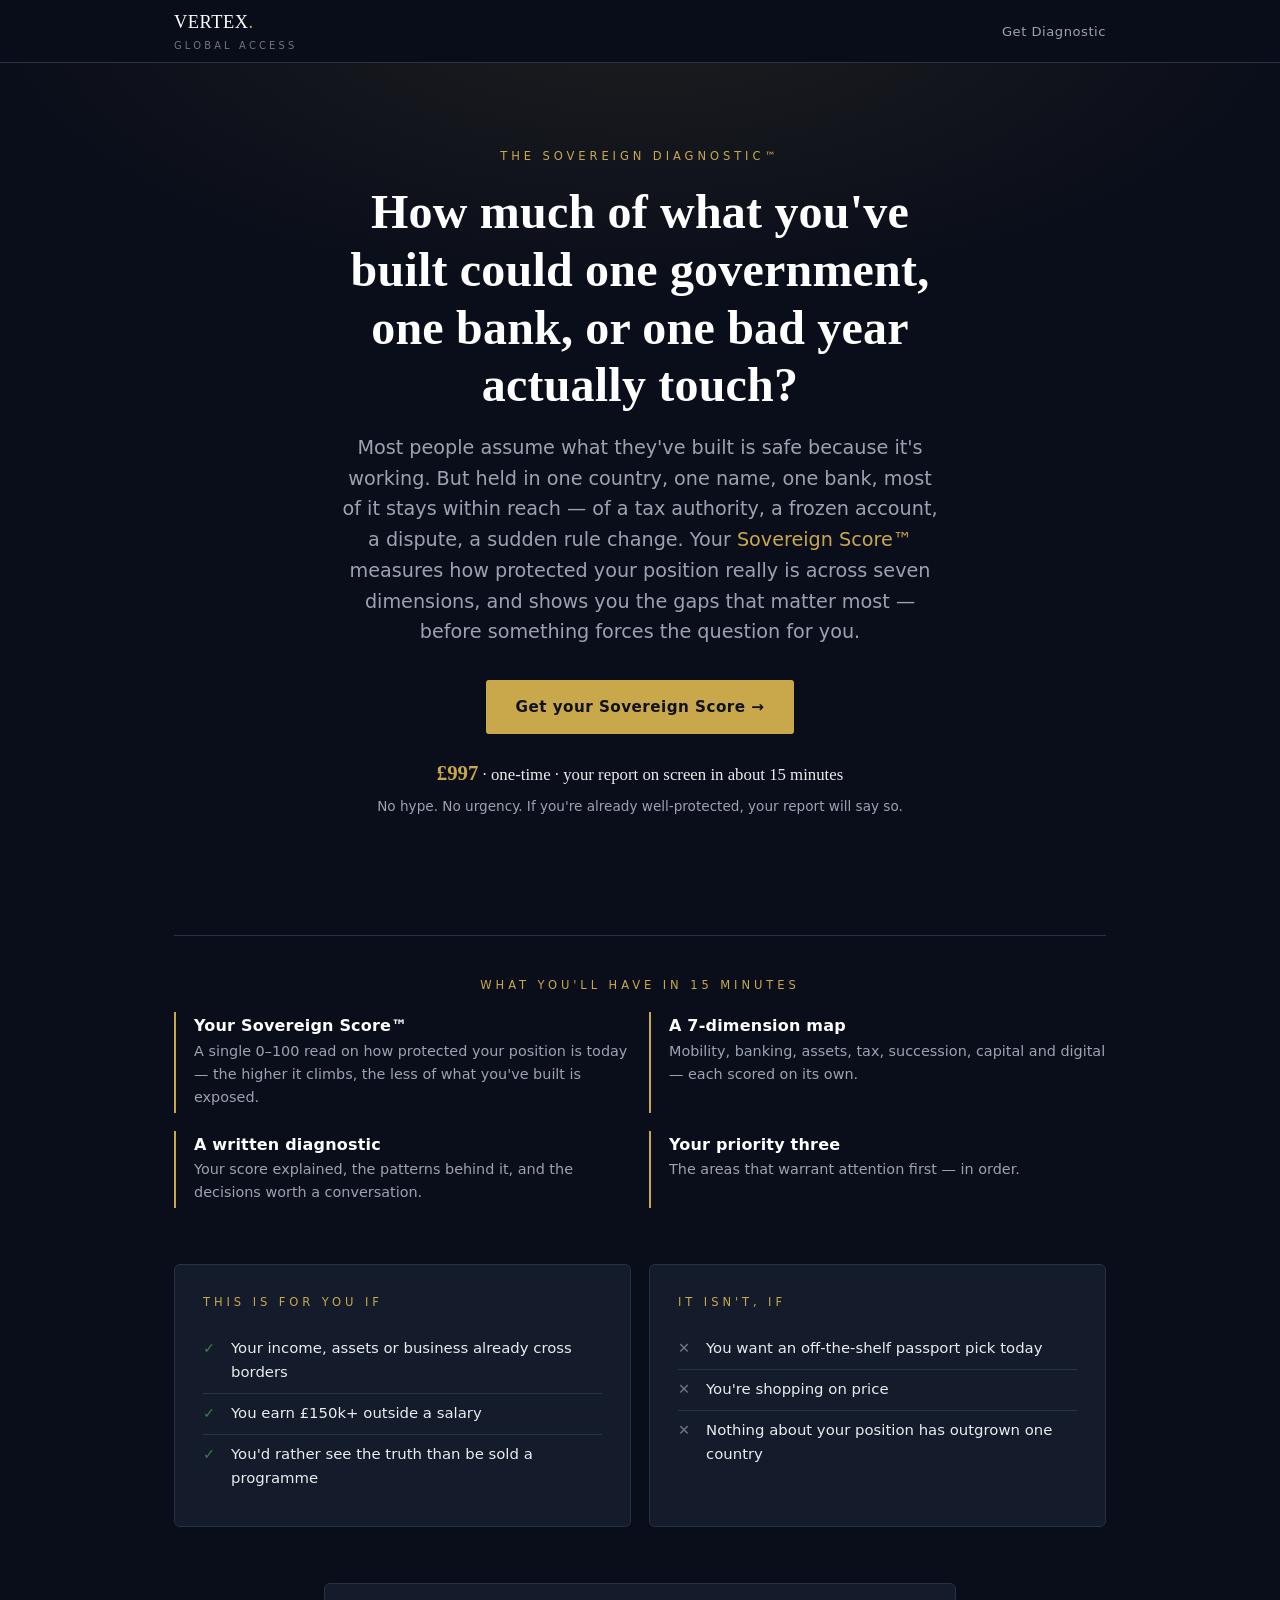
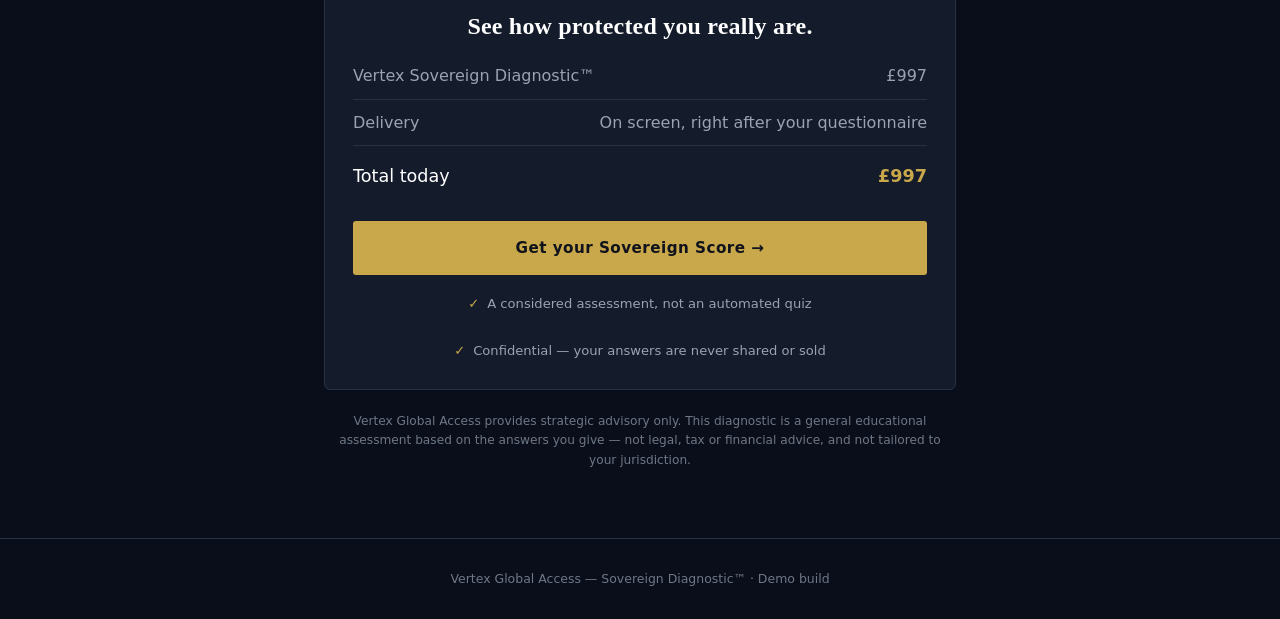
<file: index.html>
<!doctype html>
<html lang="en">
<head>
<meta charset="utf-8">
<meta name="viewport" content="width=device-width, initial-scale=1">
<title>Vertex Sovereign Diagnostic™</title>
<link rel="stylesheet" href="css/styles.css">
</head>
<body>

<div class="topbar">
  <div class="wrap">
    <div class="brand">VERTEX<span class="dot">.</span><small>Global Access</small></div>
    <div class="navlinks">
      <a href="checkout.html">Get Diagnostic</a>
    </div>
  </div>
</div>

<section class="hero">
  <div class="wrap narrow">
    <div class="eyebrow">The Sovereign Diagnostic™</div>
    <h1>How much of what you've built could one government, one bank, or one bad year actually touch?</h1>
    <p class="sub">Most people assume what they've built is safe because it's working. But held in one
      country, one name, one bank, most of it stays within reach — of a tax authority, a frozen account,
      a dispute, a sudden rule change. Your <span class="gold">Sovereign Score™</span> measures how
      protected your position really is across seven dimensions, and shows you the gaps that matter most —
      before something forces the question for you.</p>
    <a href="checkout.html" class="btn btn-gold">Get your Sovereign Score →</a>
    <div class="price-tag"><b>£997</b> · one-time · your report on screen in about 15 minutes</div>
    <p class="small muted" style="margin-top:6px;">No hype. No urgency. If you're already well-protected, your report will say so.</p>
  </div>
</section>

<div class="wrap"><hr class="divider"></div>

<section class="section" style="padding-top:0;">
  <div class="wrap">
    <div class="eyebrow center">What you'll have in 15 minutes</div>
    <div class="grid grid-2">
      <div class="feature"><h4>Your Sovereign Score™</h4>
        <p>A single 0–100 read on how protected your position is today — the higher it climbs, the less of what you've built is exposed.</p></div>
      <div class="feature"><h4>A 7-dimension map</h4>
        <p>Mobility, banking, assets, tax, succession, capital and digital — each scored on its own.</p></div>
      <div class="feature"><h4>A written diagnostic</h4>
        <p>Your score explained, the patterns behind it, and the decisions worth a conversation.</p></div>
      <div class="feature"><h4>Your priority three</h4>
        <p>The areas that warrant attention first — in order.</p></div>
    </div>
  </div>
</section>

<section class="section" style="padding-top:0;">
  <div class="wrap">
    <div class="grid grid-2">
      <div class="panel">
        <div class="eyebrow">This is for you if</div>
        <ul class="ticks yes">
          <li>Your income, assets or business already cross borders</li>
          <li>You earn £150k+ outside a salary</li>
          <li>You'd rather see the truth than be sold a programme</li>
        </ul>
      </div>
      <div class="panel">
        <div class="eyebrow">It isn't, if</div>
        <ul class="ticks no">
          <li>You want an off-the-shelf passport pick today</li>
          <li>You're shopping on price</li>
          <li>Nothing about your position has outgrown one country</li>
        </ul>
      </div>
    </div>
  </div>
</section>

<section class="section" style="padding-top:0;">
  <div class="wrap narrow">
    <div class="panel center">
      <h2 style="font-size:1.5rem;">See how protected you really are.</h2>
      <div class="summary-line"><span>Vertex Sovereign Diagnostic™</span><span>£997</span></div>
      <div class="summary-line"><span>Delivery</span><span>On screen, right after your questionnaire</span></div>
      <div class="summary-line total"><span>Total today</span><b>£997</b></div>
      <a href="checkout.html" class="btn btn-gold btn-block" style="margin-top:20px;">Get your Sovereign Score →</a>
      <div class="trust" style="justify-content:center;margin-top:18px;">
        <span>A considered assessment, not an automated quiz</span>
        <span>Confidential — your answers are never shared or sold</span>
      </div>
    </div>
    <p class="footnote center" style="margin-top:22px;">
      Vertex Global Access provides strategic advisory only. This diagnostic is a general educational
      assessment based on the answers you give — not legal, tax or financial advice, and not tailored to your jurisdiction.
    </p>
  </div>
</section>

<footer>
  <div class="wrap center">
    Vertex Global Access — Sovereign Diagnostic™ · Demo build
  </div>
</footer>

</body>
</html>
</file>
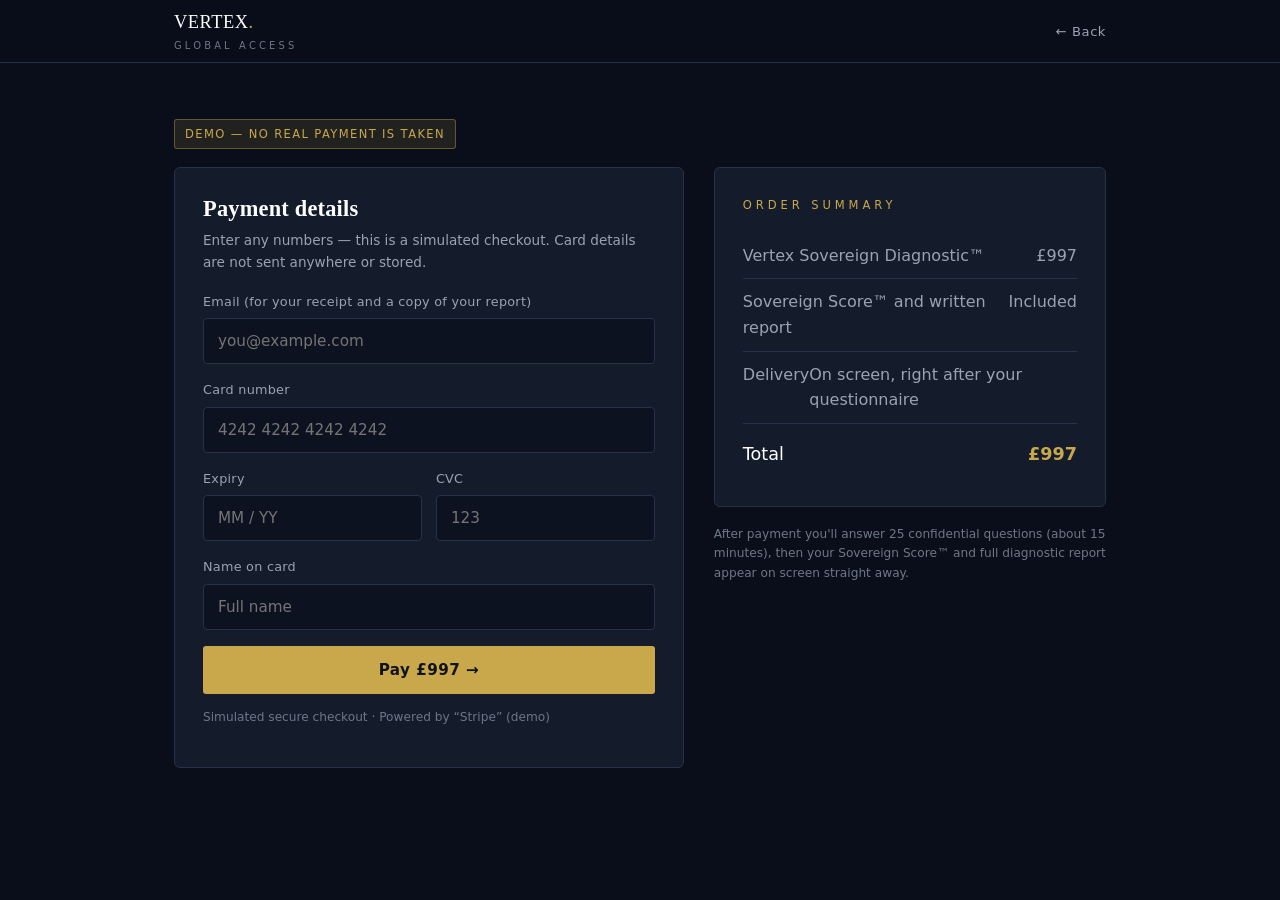
<file: checkout.html>
<!doctype html>
<html lang="en">
<head>
<meta charset="utf-8">
<meta name="viewport" content="width=device-width, initial-scale=1">
<title>Checkout — Vertex Sovereign Diagnostic™</title>
<link rel="stylesheet" href="css/styles.css">
</head>
<body>

<div class="topbar">
  <div class="wrap">
    <div class="brand"><a href="index.html" style="color:inherit;">VERTEX<span class="dot">.</span></a><small>Global Access</small></div>
    <div class="navlinks"><a href="index.html">← Back</a></div>
  </div>
</div>

<section class="section">
  <div class="wrap">
    <span class="demo-badge">Demo — no real payment is taken</span>
    <div class="checkout-grid">

      <div class="panel">
        <h2 style="font-size:1.4rem;">Payment details</h2>
        <p class="muted small" style="margin-top:-4px;">Enter any numbers — this is a simulated checkout.
          Card details are not sent anywhere or stored.</p>

        <form id="pay-form" style="margin-top:18px;">
          <div class="field">
            <label>Email (for your receipt and a copy of your report)</label>
            <input type="email" id="email" placeholder="you@example.com" required>
          </div>
          <div class="field">
            <label>Card number</label>
            <input id="card" inputmode="numeric" placeholder="4242 4242 4242 4242" required>
          </div>
          <div class="row">
            <div class="field"><label>Expiry</label><input id="exp" placeholder="MM / YY" required></div>
            <div class="field"><label>CVC</label><input id="cvc" inputmode="numeric" placeholder="123" required></div>
          </div>
          <div class="field"><label>Name on card</label><input id="name" placeholder="Full name" required></div>
          <button type="submit" class="btn btn-gold btn-block" id="pay-btn">Pay £997 →</button>
          <p class="footnote" style="margin-top:14px;">Simulated secure checkout · Powered by “Stripe” (demo)</p>
        </form>
      </div>

      <div>
        <div class="panel">
          <div class="eyebrow">Order summary</div>
          <div class="summary-line"><span>Vertex Sovereign Diagnostic™</span><span>£997</span></div>
          <div class="summary-line"><span>Sovereign Score™ and written report</span><span>Included</span></div>
          <div class="summary-line"><span>Delivery</span><span>On screen, right after your questionnaire</span></div>
          <div class="summary-line total"><span>Total</span><b>£997</b></div>
        </div>
        <p class="footnote" style="margin-top:18px;">
          After payment you'll answer 25 confidential questions (about 15 minutes), then your
          Sovereign Score™ and full diagnostic report appear on screen straight away.
        </p>
      </div>

    </div>
  </div>
</section>

<script src="js/store.js"></script>
<script>
const form = document.getElementById('pay-form');
const btn = document.getElementById('pay-btn');
form.addEventListener('submit', function (e) {
  e.preventDefault();
  btn.disabled = true; btn.textContent = 'Processing…';
  const email = document.getElementById('email').value.trim();
  // Card fields are intentionally ignored and never stored.
  try {
    const id = window.VertexStore.createSession(email);
    window.location.href = 'diagnostic.html?id=' + encodeURIComponent(id);
  } catch (err) {
    btn.disabled = false; btn.textContent = 'Pay £997 →';
    alert('Something went wrong starting the demo.');
  }
});
</script>

</body>
</html>
</file>
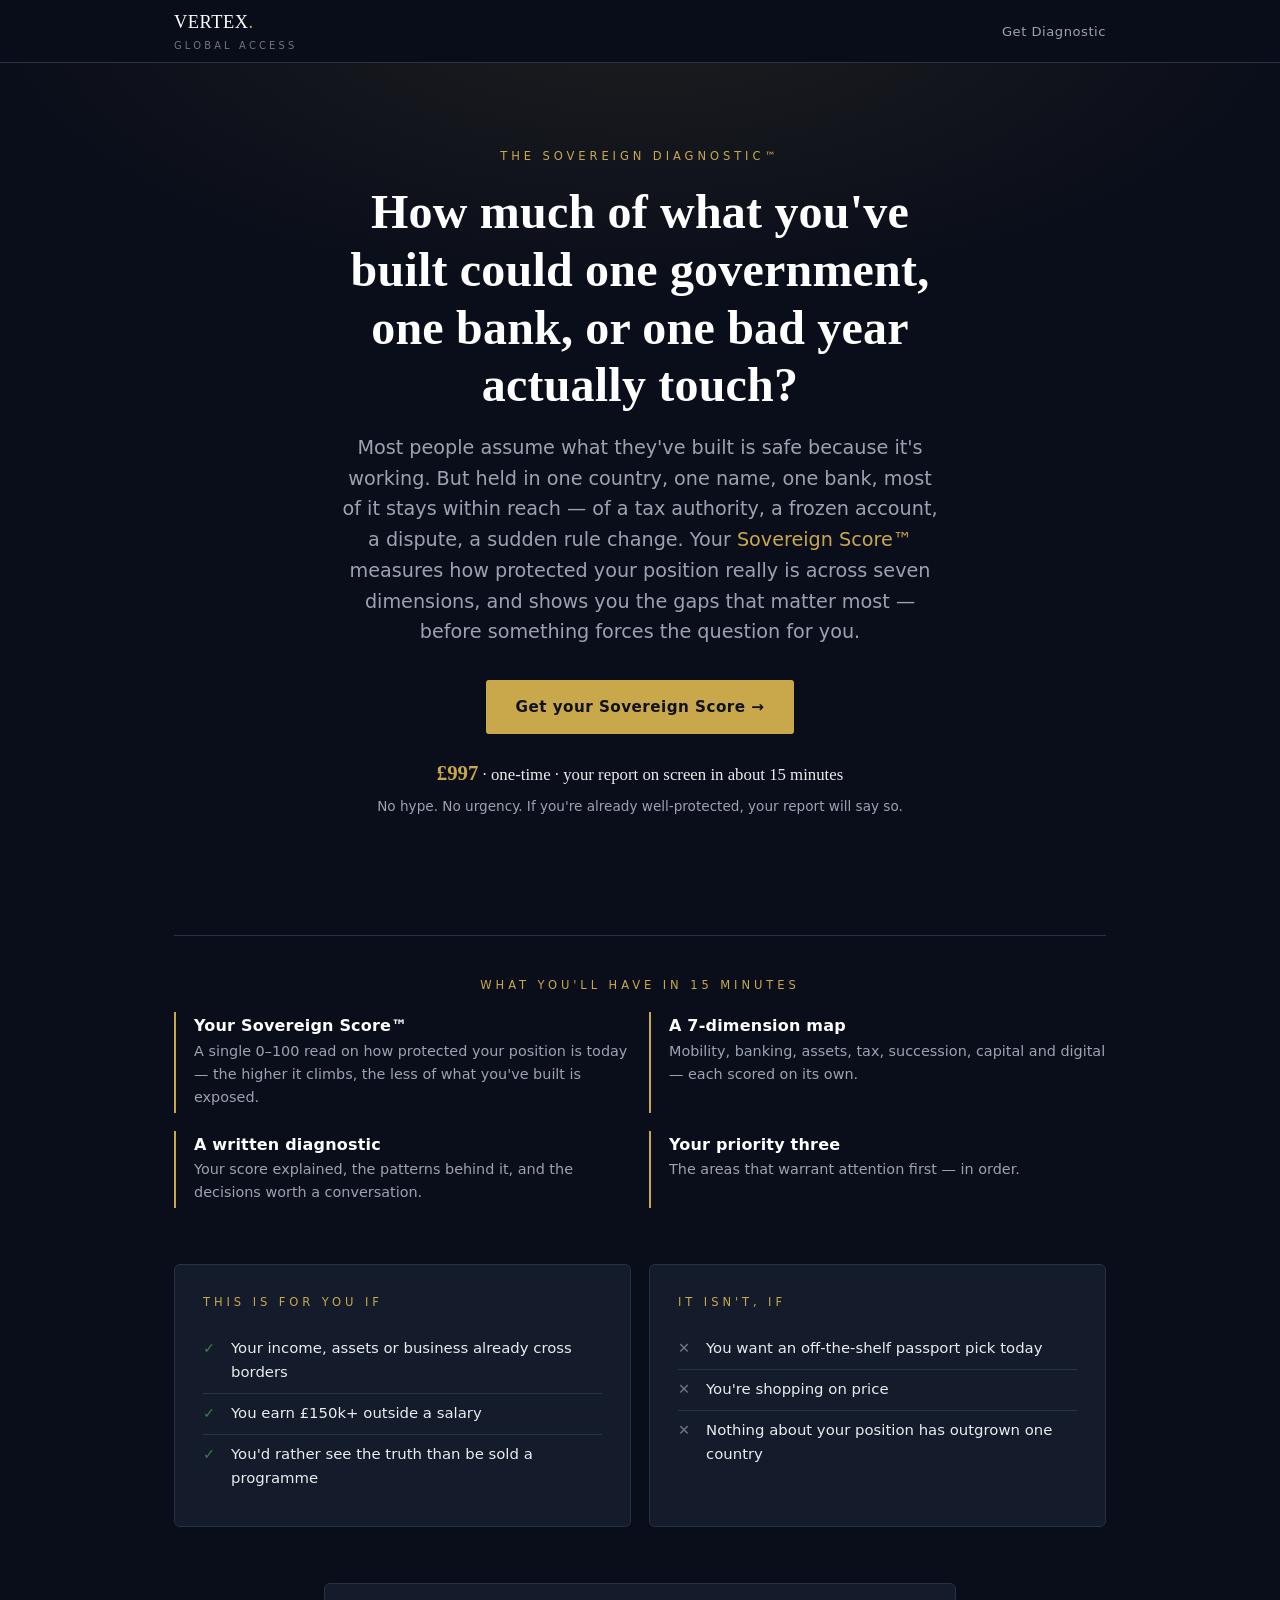
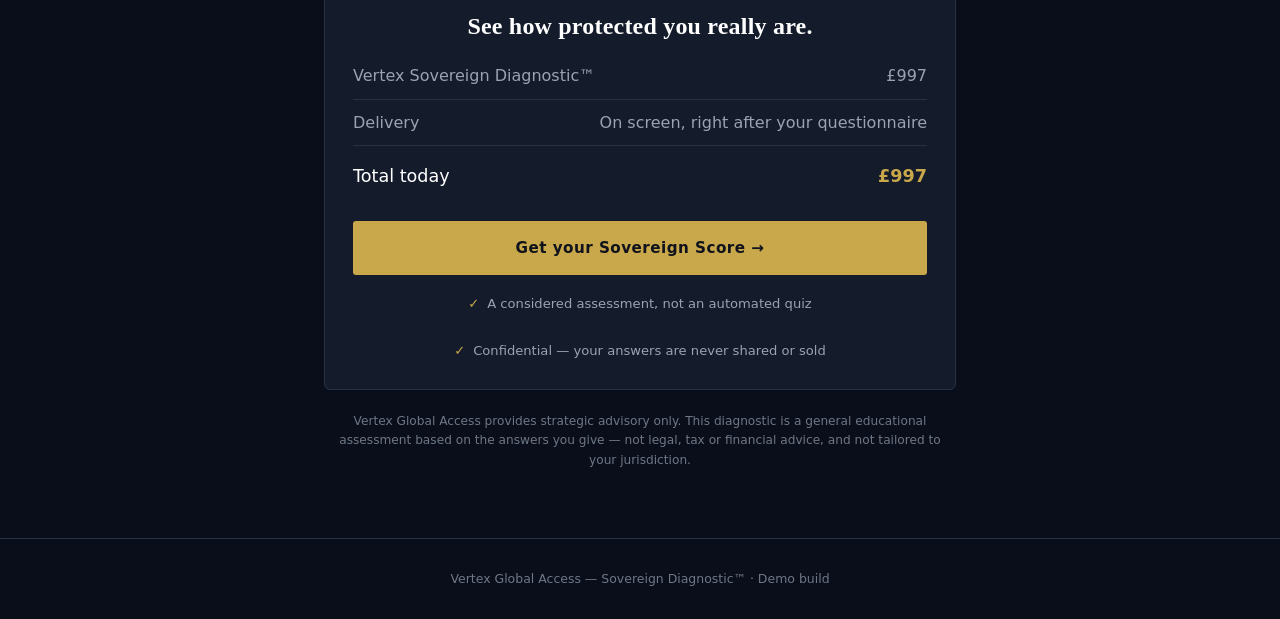
<file: diagnostic.html>
<!doctype html>
<html lang="en">
<head>
<meta charset="utf-8">
<meta name="viewport" content="width=device-width, initial-scale=1">
<title>Your Diagnostic — Vertex Sovereign Diagnostic™</title>
<link rel="stylesheet" href="css/styles.css">
</head>
<body>

<div class="topbar">
  <div class="wrap">
    <div class="brand">VERTEX<span class="dot">.</span><small>Sovereign Diagnostic</small></div>
    <div class="navlinks"><span class="muted small">Confidential · Private</span></div>
  </div>
</div>

<section class="section">
  <div class="wrap narrow">
    <div id="quiz">
      <div class="progress"><i id="bar"></i></div>
      <div class="step-label" id="step-label">Loading…</div>
      <div class="panel q-card" id="q-card"></div>
      <div class="q-nav">
        <button class="btn btn-ghost" id="back-btn" style="visibility:hidden;">← Back</button>
        <button class="btn btn-gold" id="next-btn" disabled>Continue →</button>
      </div>
    </div>
    <div id="processing" class="processing" style="display:none;">
      <div class="spinner"></div>
      <h2 id="proc-msg" style="font-size:1.3rem;">Analysing your global footprint…</h2>
      <p class="muted">Generating your Sovereign Diagnostic. This will take a moment.</p>
    </div>
  </div>
</section>

<script src="js/scoring.js"></script>
<script src="js/store.js"></script>
<script src="js/diagnostic.js"></script>
</body>
</html>
</file>
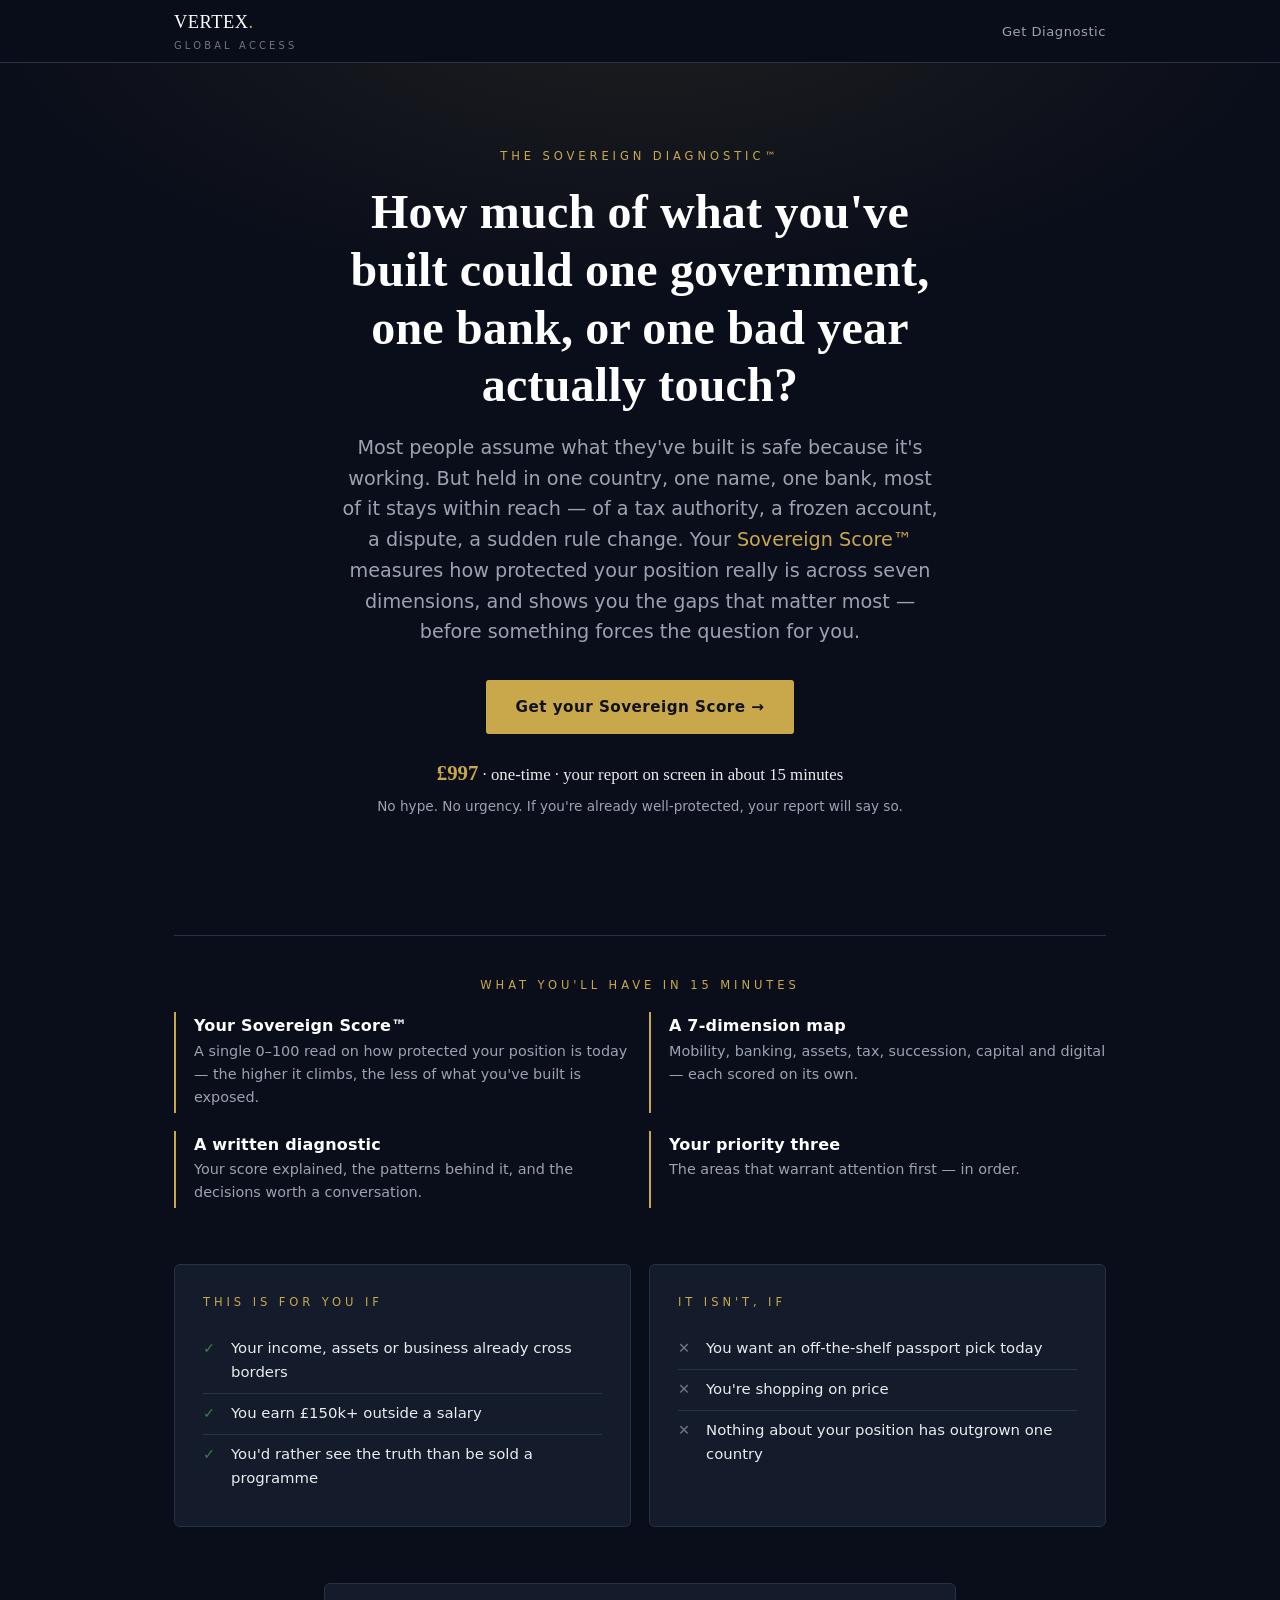
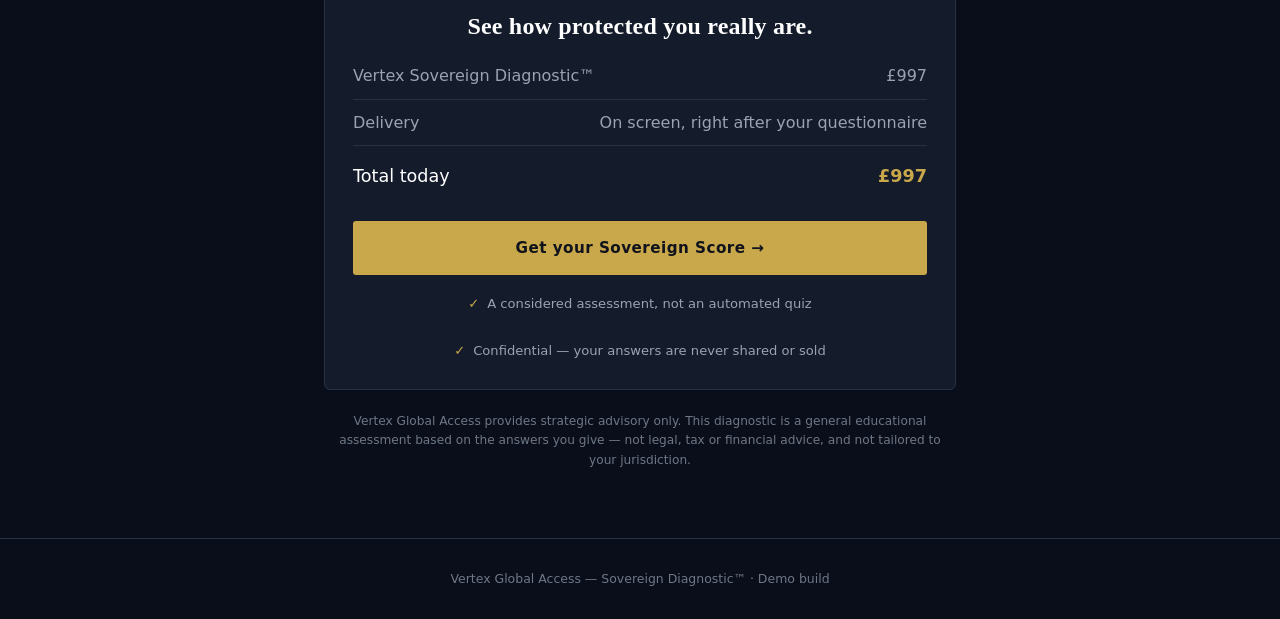
<file: results.html>
<!doctype html>
<html lang="en">
<head>
<meta charset="utf-8">
<meta name="viewport" content="width=device-width, initial-scale=1">
<title>Your Sovereign Diagnostic™ Report</title>
<link rel="stylesheet" href="css/styles.css">
</head>
<body>

<div class="topbar">
  <div class="wrap">
    <div class="brand"><a href="index.html" style="color:inherit;">VERTEX<span class="dot">.</span></a><small>Sovereign Diagnostic</small></div>
    <div class="navlinks"><a href="sessions.html">All sessions</a></div>
  </div>
</div>

<div id="report" class="section">
  <div class="wrap narrow">
    <p class="muted center" id="loading">Loading your report…</p>
  </div>
</div>

<footer>
  <div class="wrap center footnote">
    Vertex Global Access — Sovereign Diagnostic™ · This assessment is not legal, tax or financial advice.
  </div>
</footer>

<script src="js/store.js"></script>
<script src="js/results.js"></script>
</body>
</html>
</file>
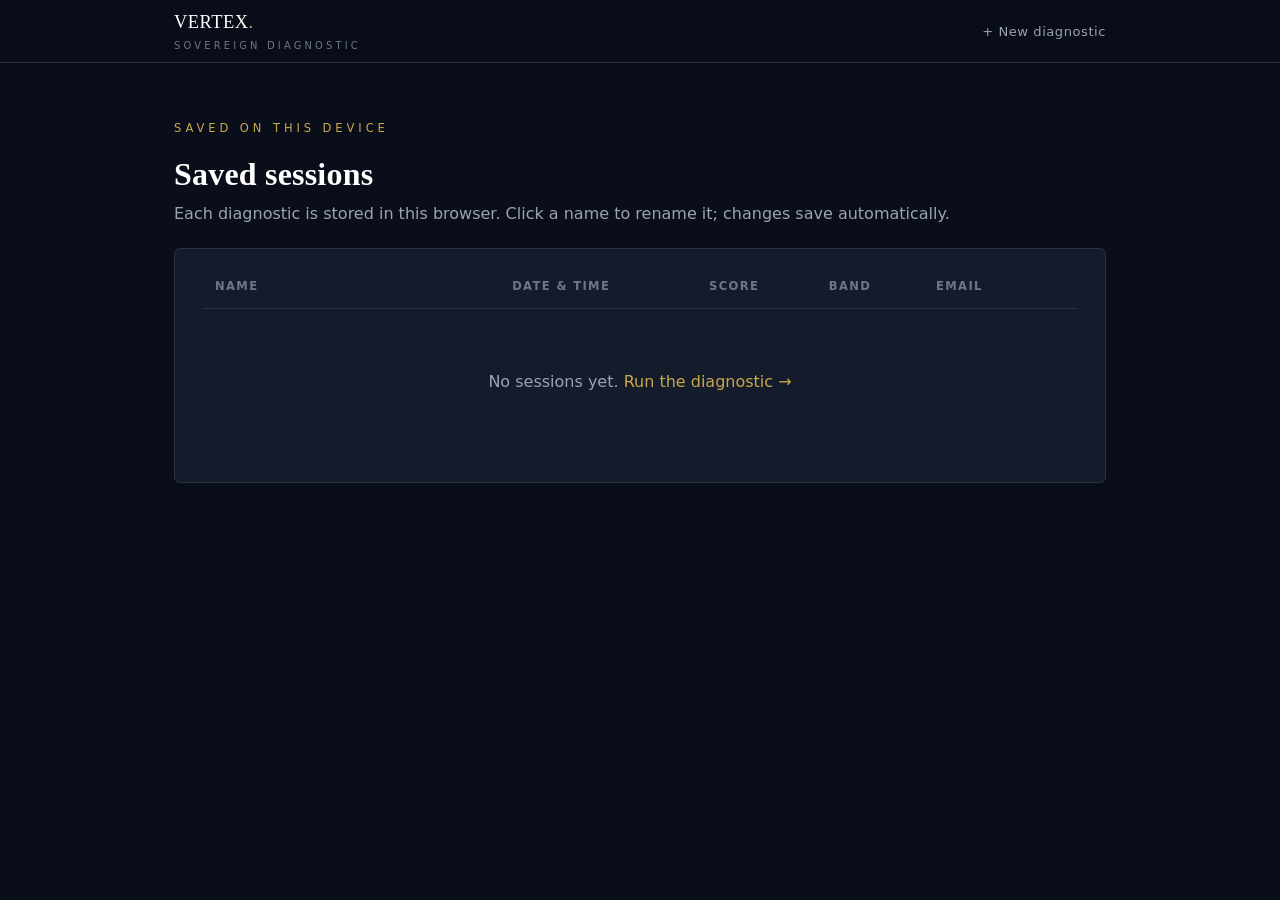
<file: sessions.html>
<!doctype html>
<html lang="en">
<head>
<meta charset="utf-8">
<meta name="viewport" content="width=device-width, initial-scale=1">
<title>Saved Sessions — Vertex Sovereign Diagnostic™</title>
<link rel="stylesheet" href="css/styles.css">
</head>
<body>

<div class="topbar">
  <div class="wrap">
    <div class="brand"><a href="index.html" style="color:inherit;">VERTEX<span class="dot">.</span></a><small>Sovereign Diagnostic</small></div>
    <div class="navlinks"><a href="checkout.html">+ New diagnostic</a></div>
  </div>
</div>

<section class="section">
  <div class="wrap">
    <div class="eyebrow">Saved on this device</div>
    <h1 style="font-size:2rem;">Saved sessions</h1>
    <p class="muted" style="margin-top:-6px;">Each diagnostic is stored in this browser. Click a name to rename it; changes save automatically.</p>

    <div class="panel" style="margin-top:22px;">
      <table class="sess-table">
        <thead><tr><th style="width:34%;">Name</th><th>Date &amp; time</th><th>Score</th><th>Band</th><th>Email</th><th></th></tr></thead>
        <tbody id="rows"><tr><td colspan="6" class="muted">Loading…</td></tr></tbody>
      </table>
      <div id="empty" class="empty" style="display:none;">No sessions yet. <a href="checkout.html">Run the diagnostic →</a></div>
    </div>
  </div>
</section>

<script src="js/store.js"></script>
<script src="js/sessions.js"></script>
</body>
</html>
</file>
<file: css/styles.css>
/* Vertex Sovereign Diagnostic - demo styles
   Palette from the brief: navy #0A0E1A + gold #C9A84C. Institutional, calm. */

:root{
  --navy:#0A0E1A;
  --navy-2:#111726;
  --navy-3:#19202F;
  --panel:#141B2A;
  --line:#283246;
  --gold:#C9A84C;
  --gold-soft:#D8BE74;
  --text:#EAECEF;
  --muted:#9AA3B2;
  --muted-2:#6E7787;
  --red:#C0392B;
  --amber:#D4912B;
  --blue:#3C6E9E;
  --green:#3F7A52;
  --serif:Georgia,'Times New Roman',serif;
  --sans:system-ui,-apple-system,'Segoe UI',Roboto,Helvetica,Arial,sans-serif;
  --maxw:980px;
}

*{box-sizing:border-box;}
html,body{margin:0;padding:0;}
body{
  background:var(--navy);
  color:var(--text);
  font-family:var(--sans);
  line-height:1.6;
  -webkit-font-smoothing:antialiased;
}
a{color:var(--gold);text-decoration:none;}
a:hover{color:var(--gold-soft);}

h1,h2,h3,h4{font-family:var(--serif);font-weight:600;line-height:1.2;color:#fff;letter-spacing:.2px;}
h1{font-size:2.5rem;margin:0 0 .4em;}
h2{font-size:1.7rem;margin:0 0 .5em;}
h3{font-size:1.2rem;margin:0 0 .4em;}
p{margin:0 0 1em;}
.small{font-size:.85rem;}
.muted{color:var(--muted);}
.center{text-align:center;}
.gold{color:var(--gold);}
.serif{font-family:var(--serif);}
.tm{font-size:.6em;vertical-align:super;color:var(--gold);}

/* Layout ------------------------------------------------------------ */
.wrap{max-width:var(--maxw);margin:0 auto;padding:0 24px;}
.narrow{max-width:680px;}
.section{padding:56px 0;}
.divider{height:1px;background:var(--line);border:0;margin:40px 0;}

/* Top bar ----------------------------------------------------------- */
.topbar{
  border-bottom:1px solid var(--line);
  background:rgba(10,14,26,.85);
  backdrop-filter:blur(6px);
  position:sticky;top:0;z-index:10;
}
.topbar .wrap{display:flex;align-items:center;justify-content:space-between;height:62px;}
.brand{font-family:var(--serif);font-size:1.15rem;color:#fff;letter-spacing:.5px;}
.brand .dot{color:var(--gold);}
.brand small{display:block;font-family:var(--sans);font-size:.62rem;letter-spacing:.32em;
  text-transform:uppercase;color:var(--muted-2);margin-top:1px;}
.navlinks a{margin-left:22px;font-size:.82rem;letter-spacing:.04em;color:var(--muted);}
.navlinks a:hover{color:var(--gold);}

/* Buttons ----------------------------------------------------------- */
.btn{
  display:inline-block;cursor:pointer;border:0;border-radius:3px;
  font-family:var(--sans);font-size:.95rem;letter-spacing:.03em;
  padding:15px 30px;transition:.15s;text-align:center;
}
.btn-gold{background:var(--gold);color:#10131c;font-weight:600;}
.btn-gold:hover{background:var(--gold-soft);color:#10131c;}
.btn-ghost{background:transparent;color:var(--text);border:1px solid var(--line);}
.btn-ghost:hover{border-color:var(--gold);color:var(--gold);}
.btn-block{display:block;width:100%;}
.btn:disabled{opacity:.5;cursor:not-allowed;}

/* Eyebrow ----------------------------------------------------------- */
.eyebrow{
  font-size:.72rem;letter-spacing:.34em;text-transform:uppercase;
  color:var(--gold);margin-bottom:18px;
}

/* Cards / panels ---------------------------------------------------- */
.panel{background:var(--panel);border:1px solid var(--line);border-radius:6px;padding:28px;}
.grid{display:grid;gap:18px;}
.grid-2{grid-template-columns:1fr 1fr;}
.grid-3{grid-template-columns:1fr 1fr 1fr;}
@media(max-width:720px){.grid-2,.grid-3{grid-template-columns:1fr;}}

.feature{border-left:2px solid var(--gold);padding:4px 0 4px 18px;}
.feature h4{margin:0 0 4px;color:#fff;font-family:var(--sans);font-size:1rem;}
.feature p{margin:0;color:var(--muted);font-size:.9rem;}

.trust{display:flex;gap:26px;flex-wrap:wrap;color:var(--muted);font-size:.82rem;}
.trust span:before{content:"\2713";color:var(--gold);margin-right:8px;}

.ticks{list-style:none;padding:0;margin:10px 0 0;}
.ticks li{position:relative;padding:8px 0 8px 28px;color:var(--text);font-size:.93rem;
  border-bottom:1px solid var(--line);}
.ticks li:last-child{border-bottom:0;}
.ticks li:before{position:absolute;left:0;top:8px;font-size:.9rem;}
.ticks.yes li:before{content:"\2713";color:var(--green);}
.ticks.no li:before{content:"\2715";color:var(--muted-2);}

/* Hero -------------------------------------------------------------- */
.hero{padding:84px 0 64px;text-align:center;
  background:radial-gradient(1100px 500px at 50% -8%,rgba(201,168,76,.10),transparent 60%);}
.hero h1{font-size:3rem;}
.hero .sub{font-size:1.2rem;color:var(--muted);max-width:600px;margin:0 auto 32px;}
.price-tag{font-family:var(--serif);font-size:1.05rem;color:var(--text);margin:22px 0 6px;}
.price-tag b{color:var(--gold);font-size:1.3rem;}

/* Checkout ---------------------------------------------------------- */
.checkout-grid{display:grid;grid-template-columns:1.3fr 1fr;gap:30px;align-items:start;}
@media(max-width:760px){.checkout-grid{grid-template-columns:1fr;}}
.field{margin-bottom:16px;}
.field label{display:block;font-size:.8rem;color:var(--muted);margin-bottom:6px;letter-spacing:.02em;}
.field input{
  width:100%;background:#0C1220;border:1px solid var(--line);border-radius:4px;
  color:var(--text);padding:13px 14px;font-size:.95rem;font-family:var(--sans);
}
.field input:focus{outline:none;border-color:var(--gold);}
.row{display:flex;gap:14px;}
.row .field{flex:1;}
.card-mock{display:flex;align-items:center;gap:8px;margin-top:2px;}
.summary-line{display:flex;justify-content:space-between;padding:10px 0;border-bottom:1px solid var(--line);color:var(--muted);}
.summary-line.total{color:#fff;font-size:1.1rem;border-bottom:0;padding-top:16px;}
.summary-line.total b{color:var(--gold);}
.demo-badge{display:inline-block;background:rgba(201,168,76,.12);border:1px solid rgba(201,168,76,.4);
  color:var(--gold);font-size:.72rem;letter-spacing:.12em;text-transform:uppercase;
  padding:5px 10px;border-radius:3px;margin-bottom:18px;}

/* Diagnostic / questionnaire --------------------------------------- */
.progress{height:3px;background:var(--navy-3);border-radius:2px;overflow:hidden;margin-bottom:8px;}
.progress > i{display:block;height:100%;background:var(--gold);width:0;transition:width .3s;}
.step-label{font-size:.74rem;letter-spacing:.22em;text-transform:uppercase;color:var(--muted-2);margin-bottom:30px;}
.q-card{min-height:340px;}
.q-help{color:var(--muted);font-size:.92rem;margin:-2px 0 26px;}
.options{display:flex;flex-direction:column;gap:12px;margin-bottom:10px;}
.opt{
  display:flex;align-items:flex-start;gap:14px;cursor:pointer;
  background:#0E1422;border:1px solid var(--line);border-radius:5px;
  padding:16px 18px;transition:.12s;color:var(--text);
}
.opt:hover{border-color:#3a455e;background:#10182a;}
.opt .mark{flex:0 0 18px;height:18px;margin-top:2px;border-radius:50%;border:2px solid var(--muted-2);transition:.12s;}
.opt.selected{border-color:var(--gold);background:rgba(201,168,76,.07);}
.opt.selected .mark{border-color:var(--gold);background:var(--gold);box-shadow:inset 0 0 0 3px #0E1422;}
.opt.checkbox .mark{border-radius:4px;}
.opt-text{font-size:.96rem;line-height:1.45;}
.q-nav{display:flex;justify-content:space-between;align-items:center;margin-top:26px;}
.text-input{width:100%;background:#0C1220;border:1px solid var(--line);border-radius:4px;
  color:var(--text);padding:14px 16px;font-size:1.05rem;font-family:var(--sans);}
.text-input:focus{outline:none;border-color:var(--gold);}

/* Processing -------------------------------------------------------- */
.processing{text-align:center;padding:90px 0;}
.spinner{width:46px;height:46px;border-radius:50%;border:3px solid var(--line);
  border-top-color:var(--gold);margin:0 auto 26px;animation:spin 1s linear infinite;}
@keyframes spin{to{transform:rotate(360deg);}}

/* Results ----------------------------------------------------------- */
.report-head{text-align:center;padding:30px 0 10px;}
.confidential{font-size:.7rem;letter-spacing:.3em;text-transform:uppercase;color:var(--muted-2);}
.score-hero{display:flex;gap:40px;align-items:center;justify-content:center;flex-wrap:wrap;
  padding:30px 0 10px;}
.score-badge{
  width:188px;height:188px;border-radius:50%;display:flex;flex-direction:column;
  align-items:center;justify-content:center;flex:0 0 auto;
  background:radial-gradient(circle at 50% 40%,var(--navy-3),var(--navy-2));
  border:2px solid var(--gold);box-shadow:0 0 0 6px rgba(201,168,76,.06);
}
.score-badge b{font-family:var(--serif);font-size:4rem;line-height:1;color:#fff;}
.score-badge .outof{color:var(--muted);font-size:.9rem;margin-top:2px;}
.score-meta{max-width:420px;}
.band-pill{display:inline-block;font-size:.78rem;letter-spacing:.16em;text-transform:uppercase;
  padding:6px 14px;border-radius:3px;border:1px solid var(--gold);color:var(--gold);margin-bottom:12px;}

.radar-wrap{display:flex;justify-content:center;padding:10px 0;}

.heat-table{width:100%;border-collapse:collapse;}
.heat-table th{text-align:left;font-size:.72rem;letter-spacing:.14em;text-transform:uppercase;
  color:var(--muted-2);font-weight:600;padding:0 0 12px;border-bottom:1px solid var(--line);}
.heat-table td{padding:14px 0;border-bottom:1px solid var(--line);vertical-align:middle;}
.heat-name{font-size:.98rem;color:#fff;}
.heat-sum{font-size:.84rem;color:var(--muted);}
.bar{height:7px;border-radius:4px;background:var(--navy-3);overflow:hidden;min-width:120px;}
.bar > i{display:block;height:100%;border-radius:4px;}
.status-badge{font-size:.7rem;letter-spacing:.1em;text-transform:uppercase;padding:4px 9px;
  border-radius:3px;color:#fff;white-space:nowrap;}

.risk{border-left:3px solid var(--red);background:#0F1422;border-radius:0 5px 5px 0;
  padding:18px 22px;margin-bottom:14px;}
.risk h4{margin:0 0 6px;font-family:var(--sans);color:#fff;font-size:1.04rem;}
.risk .dim{font-size:.72rem;letter-spacing:.12em;text-transform:uppercase;color:var(--muted-2);margin-bottom:8px;}
.risk p{margin:0;color:var(--muted);font-size:.92rem;}

.analysis-block{margin-bottom:26px;}
.analysis-block h3{display:flex;align-items:center;gap:12px;}
.analysis-block .chip{font-size:.66rem;letter-spacing:.1em;text-transform:uppercase;
  padding:3px 8px;border-radius:3px;color:#fff;}
.analysis-block p{color:var(--muted);}

.cta-card{background:linear-gradient(160deg,#161d2d,#10141f);border:1px solid var(--gold);
  border-radius:8px;padding:34px;text-align:center;}
.cta-card h2{margin-bottom:10px;}
.cta-card p{color:var(--muted);max-width:560px;margin:0 auto 22px;}

/* Sessions ---------------------------------------------------------- */
.sess-table{width:100%;border-collapse:collapse;}
.sess-table th{text-align:left;font-size:.72rem;letter-spacing:.12em;text-transform:uppercase;
  color:var(--muted-2);padding:0 12px 12px;border-bottom:1px solid var(--line);}
.sess-table td{padding:14px 12px;border-bottom:1px solid var(--line);vertical-align:middle;}
.sess-name{color:#fff;font-size:.98rem;background:transparent;border:1px solid transparent;
  border-radius:4px;padding:6px 8px;width:100%;font-family:var(--sans);}
.sess-name:focus{outline:none;border-color:var(--gold);background:#0C1220;}
.mini-band{font-size:.7rem;letter-spacing:.08em;text-transform:uppercase;padding:3px 8px;border-radius:3px;color:#fff;}
.empty{padding:60px 0;text-align:center;color:var(--muted);}

footer{border-top:1px solid var(--line);padding:30px 0;color:var(--muted-2);font-size:.78rem;}
.footnote{color:var(--muted-2);font-size:.76rem;}

/* Report v2 -------------------------------------------------------- */
.cover{text-align:center;padding:26px 0 6px;border-bottom:1px solid var(--line);margin-bottom:30px;}
.cover h1{font-size:2.3rem;margin:6px 0 10px;}
.cover-meta{color:var(--muted);font-size:.85rem;letter-spacing:.03em;margin-bottom:18px;}
.cover-meta .confidential{color:var(--gold);letter-spacing:.16em;}
.methodology{max-width:620px;margin:0 auto;color:var(--muted-2);font-size:.82rem;font-style:italic;}
.lead{font-size:1.05rem;}

.flagblock{background:linear-gradient(160deg,#1C1606,#14110A);border:1px solid #5A4A1E;
  border-radius:8px;padding:24px 26px;margin-bottom:30px;}
.flagcard{border-top:1px solid #3A3115;padding:16px 0 14px;}
.flagcard:first-of-type{border-top:0;}
.flag-top{display:flex;justify-content:space-between;align-items:baseline;gap:14px;}
.flag-title{color:#fff;font-size:1.02rem;font-family:var(--serif);}
.flag-sev{font-size:.68rem;letter-spacing:.1em;text-transform:uppercase;color:#0F1422;
  background:#E0A33A;padding:3px 9px;border-radius:3px;white-space:nowrap;}
.flag-mag{color:var(--gold-soft);font-size:.86rem;margin:6px 0 6px;}
.flagcard p{margin:0;color:var(--muted);font-size:.9rem;}

.insight{border-left:2px solid var(--gold);background:#10141f;border-radius:0 6px 6px 0;
  padding:16px 22px;margin-bottom:14px;}
.insight h4{margin:0 0 6px;font-family:var(--serif);color:#fff;font-size:1.06rem;font-weight:600;}
.insight p{margin:0;color:var(--muted);font-size:.93rem;}

.pattern{background:var(--panel);border:1px solid var(--line);border-radius:6px;padding:20px 24px;margin:18px 0 4px;}
.pattern p{margin:0;color:var(--text);font-size:.95rem;font-style:italic;}

.takeaway{background:rgba(63,122,82,.10);border-left:2px solid var(--green);
  padding:10px 16px;border-radius:0 4px 4px 0;color:var(--text);font-size:.9rem;margin:.6em 0 .4em;}
.takeaway b{color:#7FB68C;}
.stakes{color:var(--muted-2);font-size:.83rem;font-style:italic;margin:.2em 0 0;}

.openq{counter-reset:oq;list-style:none;padding:0;margin:18px 0 0;}
.openq li{counter-increment:oq;position:relative;padding:14px 0 14px 44px;border-bottom:1px solid var(--line);color:var(--text);font-size:.96rem;}
.openq li:before{content:counter(oq);position:absolute;left:0;top:12px;width:28px;height:28px;
  border:1px solid var(--gold);border-radius:50%;color:var(--gold);font-family:var(--serif);
  display:flex;align-items:center;justify-content:center;font-size:.9rem;}

.hero-insight{background:linear-gradient(155deg,#1A2236,#12182600);border:1px solid var(--gold);
  border-left-width:3px;border-radius:8px;padding:24px 28px;margin:24px 0 30px;}
.hero-insight h3{font-size:1.35rem;margin:6px 0 10px;color:#fff;}
.hero-insight p{margin:0;color:var(--text);font-size:1rem;}

.engagement{max-width:560px;margin:0 auto 22px;text-align:left;border:1px solid var(--line);
  border-radius:6px;padding:18px 22px;background:#0E1422;}
.eng-row{display:flex;gap:14px;padding:8px 0;border-bottom:1px solid var(--line);}
.eng-row:last-of-type{border-bottom:0;}
.eng-k{flex:0 0 110px;color:var(--gold);font-size:.74rem;letter-spacing:.1em;text-transform:uppercase;padding-top:2px;}
.eng-v{flex:1;color:var(--text);font-size:.92rem;}
.eng-reassure{margin-top:12px;padding-top:12px;border-top:1px solid var(--line);
  color:var(--muted);font-size:.9rem;font-style:italic;}
.eng-anchor{margin-top:10px;color:var(--muted-2);font-size:.8rem;font-style:italic;}
.bridge-line{color:var(--gold-soft);font-family:var(--serif);font-size:1.05rem;margin:18px auto 0;max-width:520px;}

.cta-stewardship{border-color:var(--blue);}
.disclaimer{margin-top:30px;padding:18px 20px;background:#0C1018;border:1px solid var(--line);
  border-radius:6px;color:var(--muted-2);font-size:.76rem;line-height:1.55;}
.disclaimer b{color:var(--muted);}

/* ---- Responsive / mobile ---------------------------------------- */
.radar-wrap svg{max-width:100%;height:auto;}
img,svg{max-width:100%;}

@media (max-width:640px){
  .wrap{padding:0 18px;}
  .section{padding:38px 0;}
  .hero{padding:54px 0 38px;}
  h1{font-size:2rem;}
  .hero h1{font-size:2rem;line-height:1.18;}
  .cover h1{font-size:1.7rem;}
  h2{font-size:1.4rem;}
  .hero .sub{font-size:1.04rem;}
  .lead{font-size:1rem;}
  .eyebrow{font-size:.66rem;letter-spacing:.26em;}
  .score-hero{gap:18px;padding:18px 0 6px;}
  .score-badge{width:150px;height:150px;}
  .score-badge b{font-size:3rem;}
  .band-pill{font-size:.72rem;}
  .topbar .wrap{height:56px;}
  .brand{font-size:1.05rem;}
  .navlinks a{margin-left:14px;font-size:.76rem;}
  .price-tag{font-size:.94rem;}
  .panel{padding:22px 18px;}
  .cta-card{padding:24px 18px;}
  .flagblock{padding:20px 18px;}
  .trust{gap:14px;justify-content:flex-start;}

  /* Report heat map — keep readable, let the score bar shrink */
  .heat-table{font-size:.86rem;}
  .heat-table th{font-size:.62rem;letter-spacing:.08em;}
  .heat-table .bar{min-width:60px;}

  /* Sessions table — drop the noisy columns so it fits a phone */
  .sess-table th:nth-child(2), .sess-table td:nth-child(2),   /* date & time */
  .sess-table th:nth-child(5), .sess-table td:nth-child(5){   /* email */
    display:none;}
  .sess-table th, .sess-table td{padding:11px 8px;}

  /* Engagement bridge — stack label over value */
  .eng-row{flex-direction:column;gap:2px;}
  .eng-k{flex:none;}

  /* Checkout — expiry / CVC stack on very small screens */
  .row{flex-direction:column;gap:0;}
}
</file>
